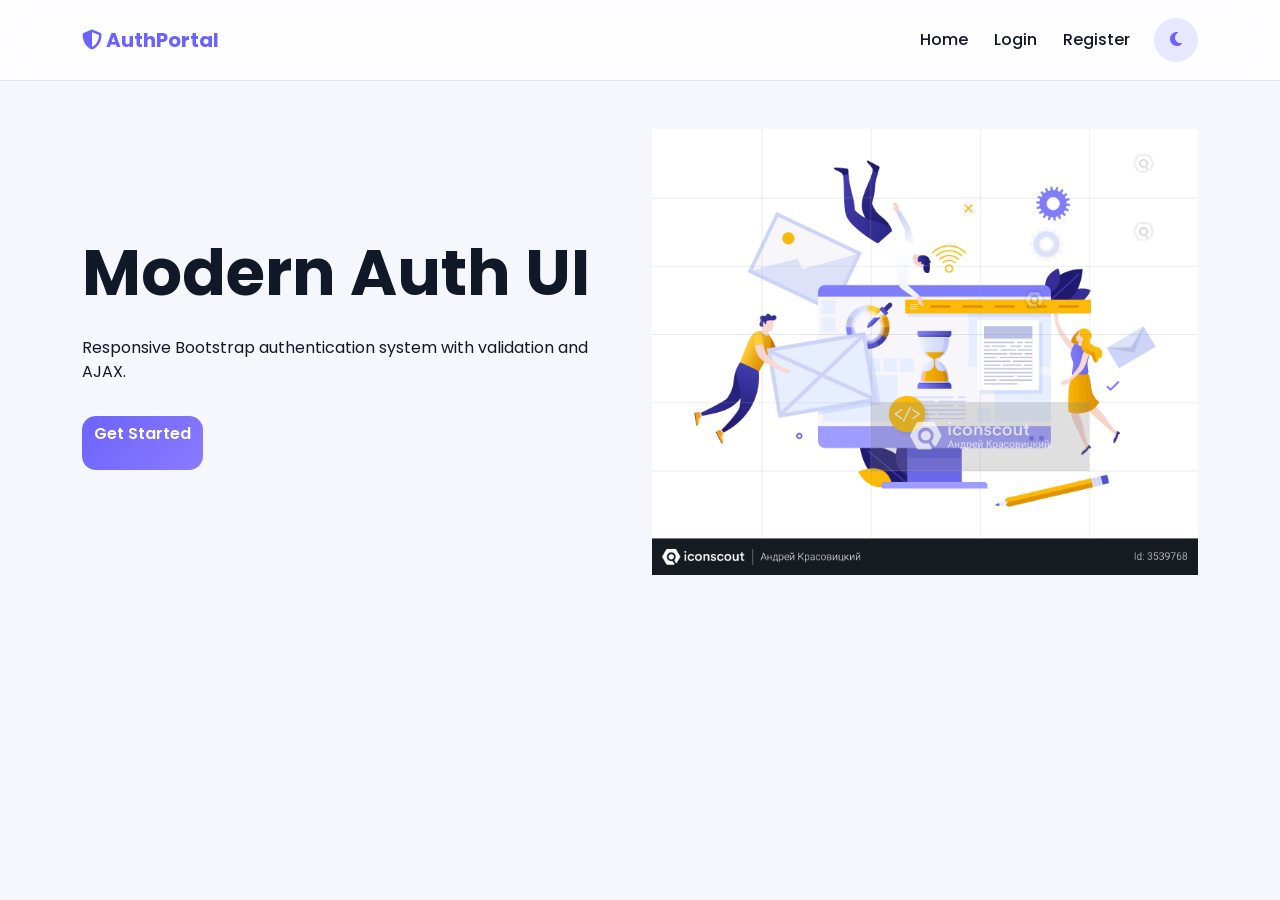
<file: task2-responsive_auth/index.html>
<!-- index.html -->

<!DOCTYPE html>

<html lang="en">

<head>

<meta charset="UTF-8">

<meta
name="viewport"
content="width=device-width, initial-scale=1">

<title>AuthPortal</title>

<link
href="https://cdn.jsdelivr.net/npm/bootstrap@5.3.3/dist/css/bootstrap.min.css"
rel="stylesheet">

<link
href="https://fonts.googleapis.com/css2?family=Poppins:wght@300;400;600;700&display=swap"
rel="stylesheet">

<link
rel="stylesheet"
href="https://cdnjs.cloudflare.com/ajax/libs/font-awesome/6.5.2/css/all.min.css">

<link rel="stylesheet" href="css/style.css">

<link rel="stylesheet" href="css/auth.css">

</head>

<body>

<div id="navbar-placeholder">

<nav class="navbar navbar-expand-lg bg-custom sticky-top">

<div class="container">

<a class="navbar-brand fw-bold color-primary">

<i class="fa-solid fa-shield-halved"></i>

AuthPortal

</a>

<button
class="navbar-toggler"
data-bs-toggle="collapse"
data-bs-target="#nav">

☰

</button>

<div
class="collapse navbar-collapse"
id="nav">

<ul class="navbar-nav ms-auto">

<li class="nav-item">

<a
class="nav-link"
href="index.html">

Home

</a>

</li>

<li class="nav-item">

<a
class="nav-link"
href="login.html">

Login

</a>

</li>

<li class="nav-item">

<a
class="nav-link"
href="register.html">

Register

</a>

</li>

</ul>

<button
class="theme-btn ms-3"
onclick="toggleTheme()">

<i
id="themeIcon"
class="fa-solid fa-moon">

</i>

</button>

</div>

</div>

</nav>

</div>

<section
class="container py-5">

<div
class="row align-items-center min-vh-75">

<div class="col-lg-6">

<h1
class="display-3 fw-bold">

Modern Auth UI

</h1>

<p class="mt-4">

Responsive Bootstrap authentication system with validation and AJAX.

</p>

<a
href="register.html"
class="btn btn-custom mt-3">

Get Started

</a>

</div>

<div
class="col-lg-6 text-center">

<img
class="img-fluid"

src="assets/home.png">

</div>

</div>


</section>

<script src="js/app.js"></script>

<script src="https://cdn.jsdelivr.net/npm/bootstrap@5.3.3/dist/js/bootstrap.bundle.min.js"></script>

</body>

</html>
</file>
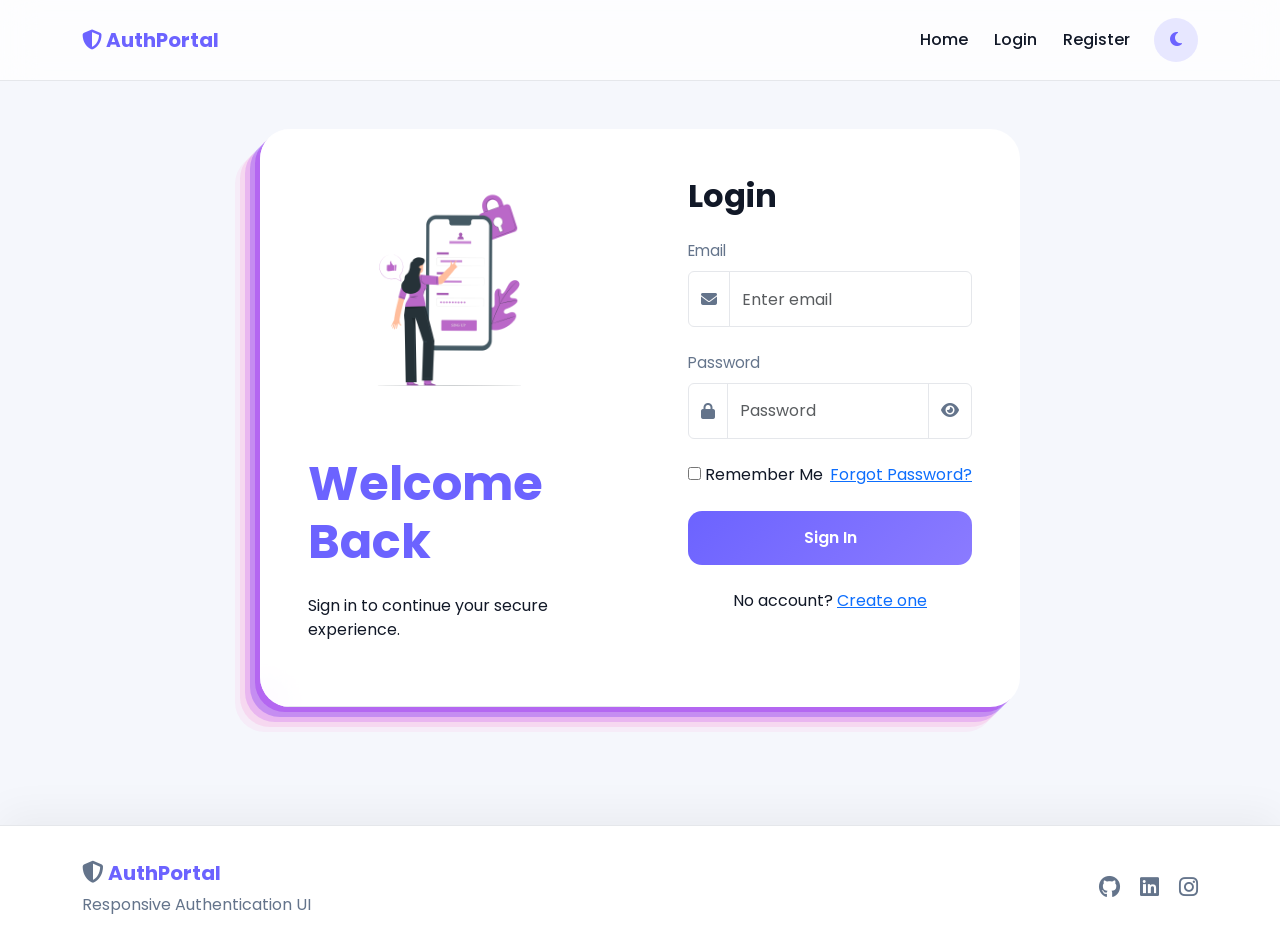
<file: task2-responsive_auth/login.html>
<!DOCTYPE html>
<html lang="en">

<head>

<meta charset="UTF-8">

<meta name="viewport"
content="width=device-width, initial-scale=1">

<title>Login | AuthPortal</title>

<link
href="https://cdn.jsdelivr.net/npm/bootstrap@5.3.3/dist/css/bootstrap.min.css"
rel="stylesheet">

<link
href="https://fonts.googleapis.com/css2?family=Poppins:wght@300;400;600;700&display=swap"
rel="stylesheet">

<link
rel="stylesheet"
href="https://cdnjs.cloudflare.com/ajax/libs/font-awesome/6.5.2/css/all.min.css">

<link rel="stylesheet" href="css/style.css">

<link rel="stylesheet" href="css/auth.css">

</head>

<body>

<div id="navbar-placeholder"></div>

<section class="container py-5">

<div class="row justify-content-center">

<div class="col-lg-10">

<div class="row auth-card overflow-hidden">

<div class="col-lg-6 d-none d-lg-flex flex-column justify-content-center p-5 bg-custom">
<img class="auth-svg mb-5" src="assets/Mobile login-pana.png">
<h1 class="fw-bold display-5 color-primary">

Welcome Back

</h1>

<p class="mt-3">

Sign in to continue your secure experience.

</p>

</div>

<div class="col-lg-6 p-5">

<h2 class="fw-bold mb-4">

Login

</h2>

<form id="loginForm">

<div class="mb-4">

<label class="form-label">

Email

</label>

<div class="input-group">

<span class="input-group-text">

<i class="fa-solid fa-envelope"></i>

</span>

<input
type="email"
id="loginUser"
class="form-control"
placeholder="Enter email">

</div>

</div>

<div class="mb-4">

<label class="form-label">

Password

</label>

<div class="input-group">

<span class="input-group-text">

<i class="fa-solid fa-lock"></i>

</span>

<input
type="password"
id="loginPassword"
class="form-control toggle-password"
placeholder="Password">

<button
type="button"
class="btn btn-light pass-toggle">

<i class="fa-solid fa-eye"></i>

</button>

</div>

</div>

<div class="d-flex justify-content-between mb-4">

<div>

<input type="checkbox">

Remember Me

</div>

<a href="#">

Forgot Password?

</a>

</div>

<button
class="btn btn-custom w-100">

Sign In

</button>

<p class="text-center mt-4">

No account?

<a href="register.html">

Create one

</a>

</p>

</form>

</div>

</div>

</div>

</div>

</section>

<div id="footer-placeholder"></div>

<script src="https://cdn.jsdelivr.net/npm/bootstrap@5.3.3/dist/js/bootstrap.bundle.min.js"></script>

<script src="js/app.js"></script>

<script src="js/validation.js"></script>

</body>

</html>
</file>
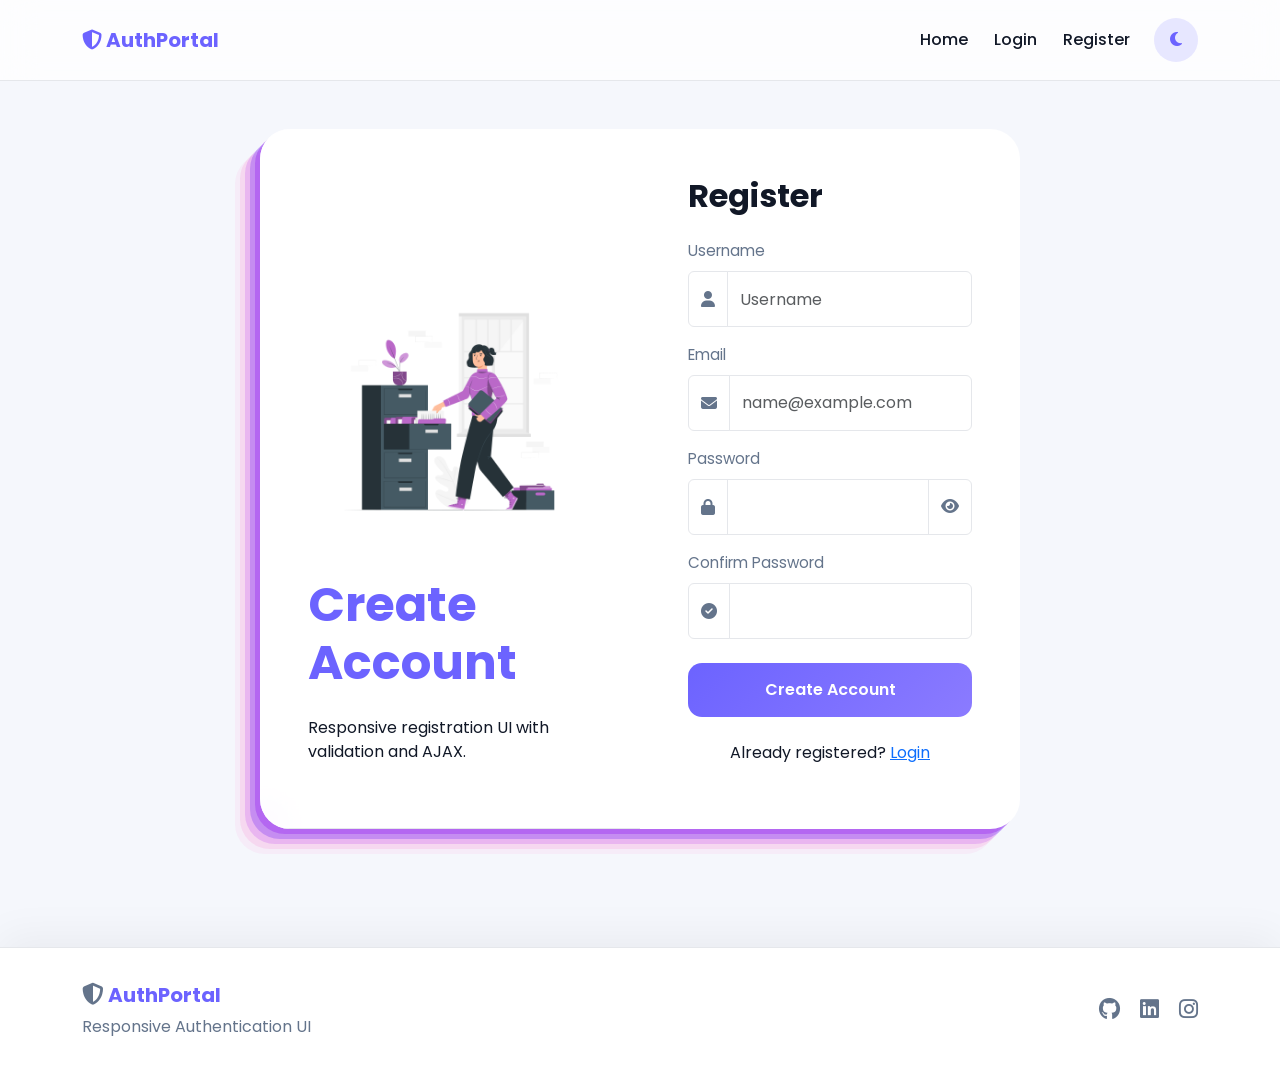
<file: task2-responsive_auth/register.html>
<!DOCTYPE html>

<html lang="en">

<head>

<meta charset="UTF-8">

<meta name="viewport"
content="width=device-width,initial-scale=1">

<title>Register | AuthPortal</title>

<link
href="https://cdn.jsdelivr.net/npm/bootstrap@5.3.3/dist/css/bootstrap.min.css"
rel="stylesheet">

<link
href="https://fonts.googleapis.com/css2?family=Poppins:wght@300;400;600;700&display=swap"
rel="stylesheet">

<link
rel="stylesheet"
href="https://cdnjs.cloudflare.com/ajax/libs/font-awesome/6.5.2/css/all.min.css">

<link rel="stylesheet" href="css/style.css">

<link rel="stylesheet" href="css/auth.css">

</head>

<body>

<div id="navbar-placeholder"></div>

<section class="container py-5">

<div class="row justify-content-center">

<div class="col-lg-10">
    

<div class="row auth-card overflow-hidden">

<div class="col-lg-6 d-none d-lg-flex bg-custom p-5 flex-column justify-content-center">
<img class="auth-svg mb-5" src="assets/Filing system-pana.png">
<h1 class="display-5 fw-bold color-primary">

Create Account

</h1>

<p class="mt-3">

Responsive registration UI with validation and AJAX.

</p>

</div>

<div class="col-lg-6 p-5">

<h2 class="fw-bold mb-4">

Register

</h2>

<form id="registerForm">

<div class="mb-3">

<label class="form-label">

Username

</label>

<div class="input-group">

<span class="input-group-text">

<i class="fa-solid fa-user"></i>

</span>

<input
type="text"
id="regUsername"
class="form-control"
placeholder="Username">

</div>

<div
id="usernameFeedback"
class="small mt-2">

</div>

</div>

<div class="mb-3">

<label class="form-label">

Email

</label>

<div class="input-group">

<span class="input-group-text">

<i class="fa-solid fa-envelope"></i>

</span>

<input
type="email"
id="regEmail"
class="form-control"
placeholder="name@example.com">

</div>

</div>

<div class="mb-3">

<label class="form-label">

Password

</label>

<div class="input-group">

<span class="input-group-text">

<i class="fa-solid fa-lock"></i>

</span>

<input
type="password"
id="regPassword"
class="form-control toggle-password">

<button
type="button"
class="btn btn-light pass-toggle">

<i class="fa-solid fa-eye"></i>

</button>

</div>

</div>

<div class="mb-4">

<label class="form-label">

Confirm Password

</label>

<div class="input-group">

<span class="input-group-text">

<i class="fa-solid fa-circle-check"></i>

</span>

<input
type="password"
id="regConfirmPassword"
class="form-control">

</div>

<div class="invalid-feedback">

Passwords do not match

</div>

</div>

<button
class="btn btn-custom w-100">

Create Account

</button>

<p class="text-center mt-4">

Already registered?

<a href="login.html">

Login

</a>

</p>

</form>

</div>

</div>

</div>

</div>

</section>

<div id="footer-placeholder"></div>

<script src="https://cdn.jsdelivr.net/npm/bootstrap@5.3.3/dist/js/bootstrap.bundle.min.js"></script>

<script src="js/app.js"></script>

<script src="js/validation.js"></script>

<script src="js/ajax.js"></script>

</body>

</html>
</file>
<file: task2-responsive_auth/css/style.css>
:root{

--primary:#6C63FF;
--secondary:#8B7BFF;

--bg:#F5F7FC;

--card:#FFFFFF;

--text:#111827;

--muted:#64748B;

--border:#E5E7EB;

--nav:rgba(255,255,255,.75);

}



body.dark{

--bg:#111827;

--card:#1F2937;

--text:#F8FAFC;

--muted:#CBD5E1;

--border:#334155;

--nav:rgba(17,24,39,.88);

}



*{

margin:0;

padding:0;

box-sizing:border-box;

}



body{

font-family:'Poppins',sans-serif;

background:var(--bg);

color:var(--text);

transition:.3s;

}



.bg-custom{

background:var(--nav);

backdrop-filter:blur(18px);

border-bottom:

1px solid var(--border);

}



.navbar{

padding:18px 0;

}



.nav-link{

color:var(--text)!important;

font-weight:500;

margin-left:10px;

}



.nav-link:hover{

color:var(--primary)!important;

}



.color-primary{

color:var(--primary);

}



.theme-btn{

width:44px;

height:44px;

border:none;

border-radius:50%;

background:

rgba(108,99,255,.15);

color:var(--primary);

}



body.dark .theme-btn{

background:

rgba(255,255,255,.08);

color:#FFD43B;

}



.auth-svg{

width:220px;

max-width:100%;

display:block;

margin:auto;

}



footer{

color:var(--muted);

}

.footer-clean{

margin-top:70px;

padding:35px;

background:

var(--card);

border-top:

1px solid
var(--border);

box-shadow:

0 -10px 40px
rgba(
0,
0,
0,
0.05
);

}

.footer-clean p{

color:
var(--muted);

margin:0;

}

.footer-clean i{

font-size:22px;

cursor:pointer;

color:
var(--muted);

transition:.3s;

}

.footer-clean i:hover{

color:
var(--primary);

}
</file>
<file: task2-responsive_auth/css/auth.css>
.auth-card{

max-width:760px;
min-height:520px;
margin:auto;
background:var(--card);
border:none;
border-radius:30px;
padding:0;
overflow:hidden;
/* box-shadow:0 25px 70px rgba(78, 72, 180, 0.18),0 10px 25px rgba(43, 4, 66, 0.08); */
transition:.35s;
/* box-shadow: rgba(0, 0, 0, 0.56) 0px 22px 70px 4px; */
box-shadow: rgba(153, 46, 240, 0.4) -5px 5px, rgba(114, 46, 240, 0.3) -10px 10px, rgba(179, 46, 240, 0.2) -15px 15px, rgba(240, 46, 170, 0.1) -20px 20px, rgba(240, 46, 170, 0.05) -25px 25px;
}


.auth-card:hover{

transform:
translateY(-8px);

box-shadow:

0 35px 90px
rgba(
108,
99,
255,
0.25);

}


.auth-left{

padding:60px;

background:

linear-gradient(
135deg,
#6C63FF,
#8B7BFF
);

color:white;

}



.auth-right{

padding:50px;

}



.form-label{

color:var(--muted);

font-size:.95rem;

}



.form-control{

height:56px;

background:

transparent;

color:

var(--text);

border:

1px solid
var(--border);

}


.auth-svg{

width:230px;

max-width:100%;

display:block;

margin:auto;

filter:

drop-shadow(
0 15px 40px
rgba(
255,
255,
255,
0.25
)

);

animation:

float 4s ease infinite;

}

@keyframes float{

0%{
transform:
translateY(0);
}

50%{
transform:
translateY(-10px);
}

100%{
transform:
translateY(0);
}

}


.form-control:focus{

background:

transparent;

color:

var(--text);

border-color:

var(--primary);

box-shadow:none;

}



.input-group-text{

background:

transparent;

border:

1px solid
var(--border);

color:

var(--muted);

}



.pass-toggle{

border:

1px solid
var(--border);

background:

transparent;

color:

var(--muted);

}



.btn-custom{

height:54px;

background:

linear-gradient(
135deg,
#6C63FF,
#8B7BFF
);

color:white;

border:none;

border-radius:14px;

font-weight:600;

}



.btn-custom:hover{

transform:
translateY(-2px);

}



@media(max-width:992px){

.auth-left{

display:none;

}

.auth-right{

padding:35px;

}

}
</file>
